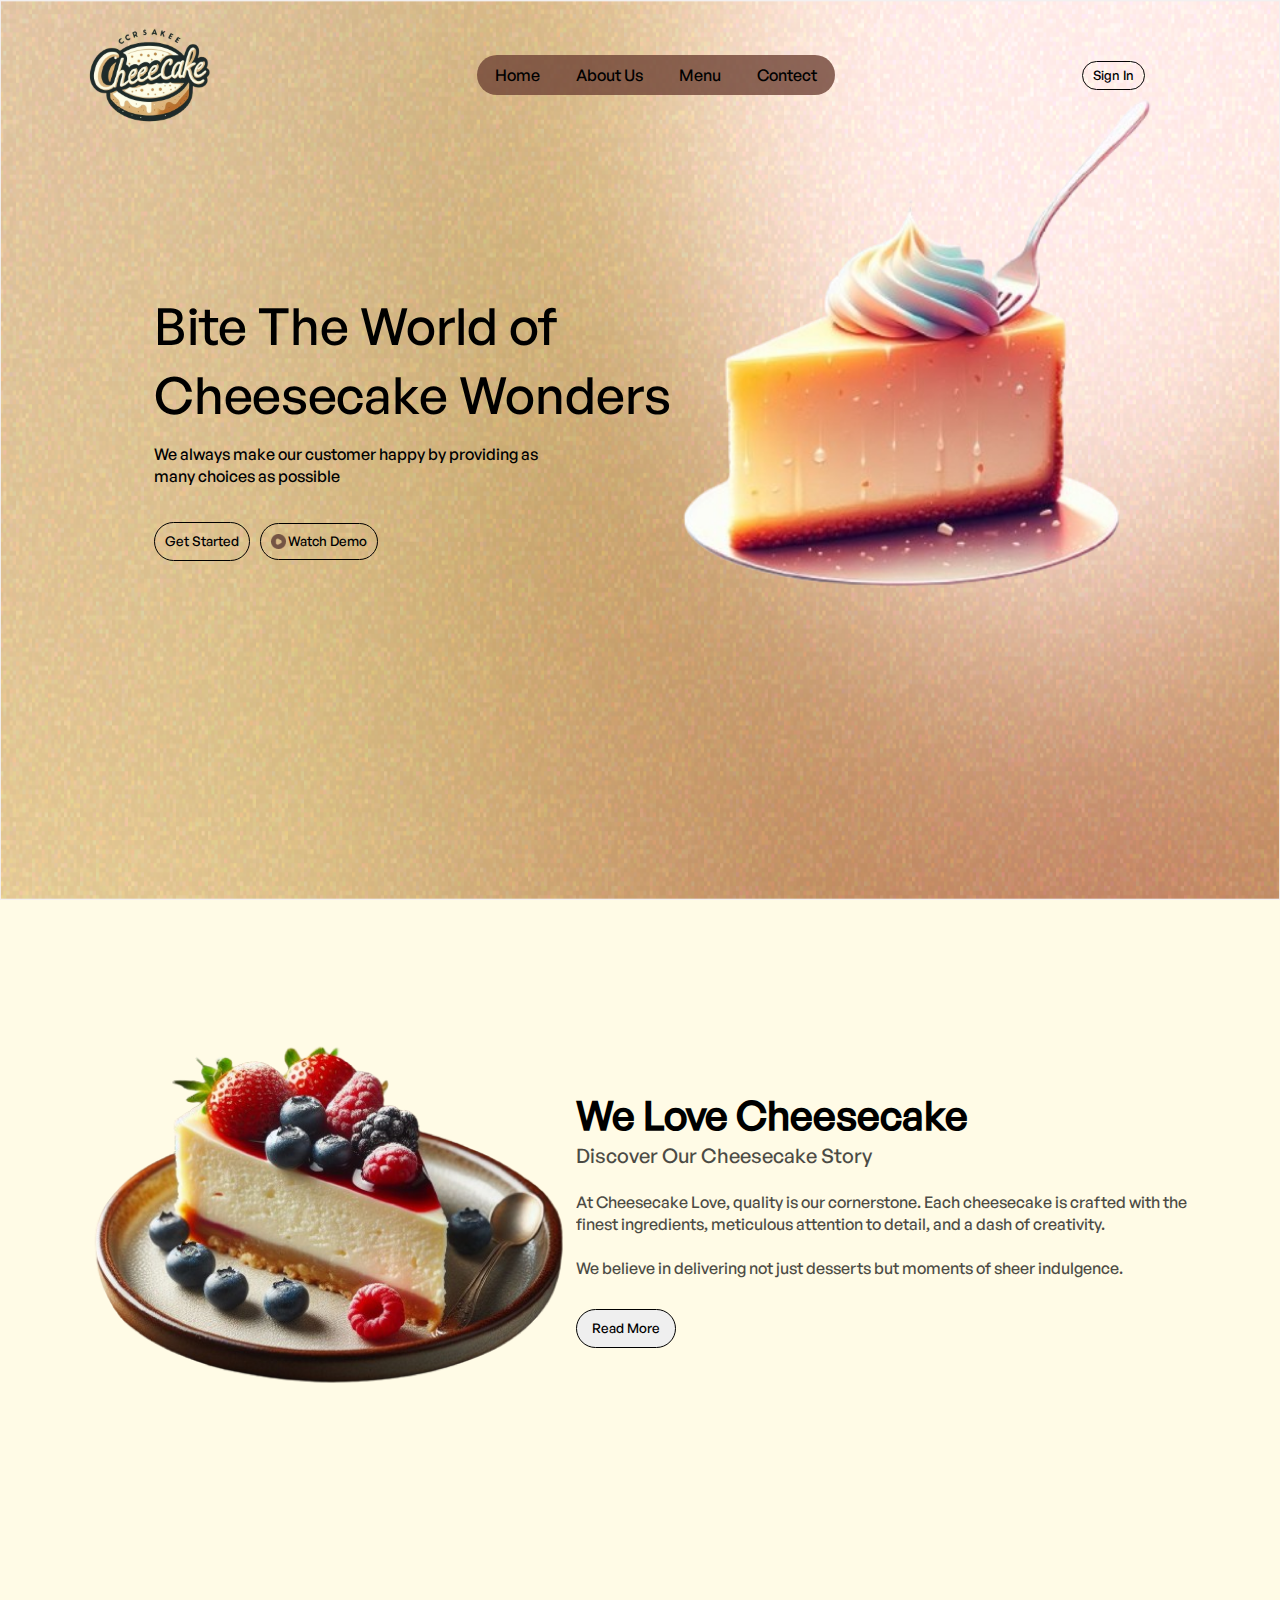
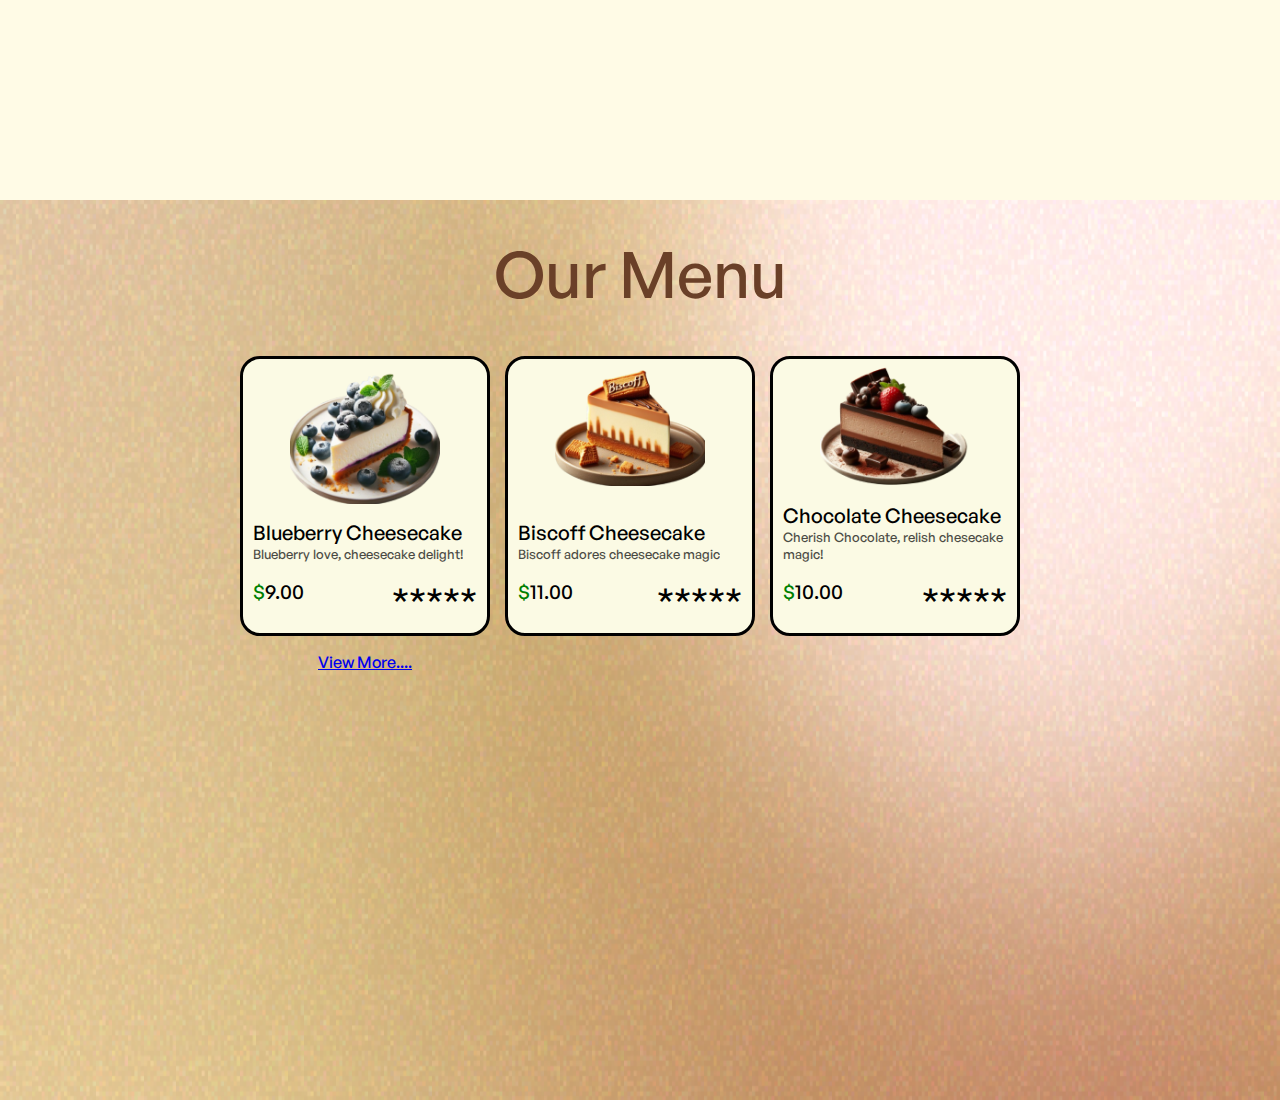
<file: index.html>
<!DOCTYPE html>
<html lang="en">
<head>
    <meta charset="UTF-8">
    <meta name="viewport" content="width=device-width, initial-scale=1.0">
    <title>CheesCake</title>
    <link rel="stylesheet" href="style.css">
    <link rel="icon" href="asset/logo.svg">   
</head>
<body> 
    
     <div class="landpage" id="home">
           
           <div class="nav">
               <img class="logo" src="asset/logo.svg" height="165px" alt="">
               <div class="navitem1">
                   <ul class="navitem">
                       <a href='#home'><li id="li" >Home</li></a>
                       <a href="#about"><li id="li">About Us</li></a>
                       <a href="#manu"><li id="li">Menu</li></a>
                       <a href=""><li id="li">Contect</li></a>
                   </ul>
               </div>
               <img class="menubtn" src="asset/menu.png" alt="">
               <div class="navbtn">Sign In</div>
           </div>
           <div class="mainitem">
               <div class="mainitem-text">
                   <div class="text">
                       Bite The World of <br>Cheesecake Wonders
                   </div>
                   <div class="text2">
                       We always make our customer happy by providing as many choices as possible 
                   </div>
                   <div class="btn">
                       <button>Get Started</button>
                       <button> <img src="asset/Vector.png" height="15px" alt=""> Watch Demo</button>
                   </div>
               </div>
               <div class="cake">
                   <img class="cake_imege" src="asset/cake2.png" alt="">
               </div>
           </div>
    </div>
    
    <div class="about" id="about">
           <div class="aboutitem">
               <div class="aboutimage">
                 <img class="aboutimg" src="asset/Imageabout.png" alt="">  
               </div>
               <div class="aboutinfo">
                   <h2>We Love Cheesecake</h2>
                   <p><span class="secondtext">Discover Our Cheesecake Story</span> <br><br><span class="thirdtext"> At Cheesecake Love, quality is our cornerstone. Each cheesecake is crafted with the finest ingredients, meticulous attention to detail, and a dash of creativity. <br><br>We believe in delivering not just desserts but moments of sheer indulgence.</span></p>
                   <div class="aboutbtn">
                       <button> Read More</button>
                   </div>
               </div>
           </div>
    </div> 

    <div class="manu" id="manu">
        <div class="mentitle">
            <p>Our Menu </p>
        </div>
        <div class="manuitem">
            <div class="card">
                <div class="img">
                    <img src="asset/Blueberry Cheesecake Image.png" width="150px" alt="">
                </div>
                <div class="manutext">
                    <div id="foodname">Blueberry Cheesecake</div>
                    <div id="foodabout">Blueberry love, cheesecake delight!</div>
                    <div class="price">
                        <div id="price"><span>$</span>9.00</div>
                        <div class="star">*****</div>
                    </div>
                </div>
            </div>
            <div class="card">
                <div class="img">
                    <img src="asset/cheesecake2.png" width="150px" alt="">
                </div>
                <div class="manutext">
                    <div id="foodname">Biscoff Cheesecake</div>
                    <div id="foodabout">Biscoff adores cheesecake magic</div>
                    <div class="price">
                        <div id="price"><span>$</span>11.00</div>
                        <div class="star">*****</div>
                    </div>
                </div>
            </div>
            <div class="card" >
                <div class="img">
                    <img src="asset/cheesecake3.png" width="150px" alt="">
                </div>
                <div class="manutext">
                    <div id="foodname">Chocolate Cheesecake</div>
                    <div id="foodabout">Cherish Chocolate, relish chesecake magic!</div>
                    <div class="price">
                        <div id="price"><span>$</span>10.00</div>
                        <div class="star">*****</div>
                    </div>
                </div>
            </div>
            <div class="more1">
                <a href="menu.html">View More....</a>
            </div>
        </div>
        <div class="more2">
            <a href="menu.html">View More....</a>
        </div>
        
    </div>

</body>
<script src="script.js"></script>
</html>
</file>
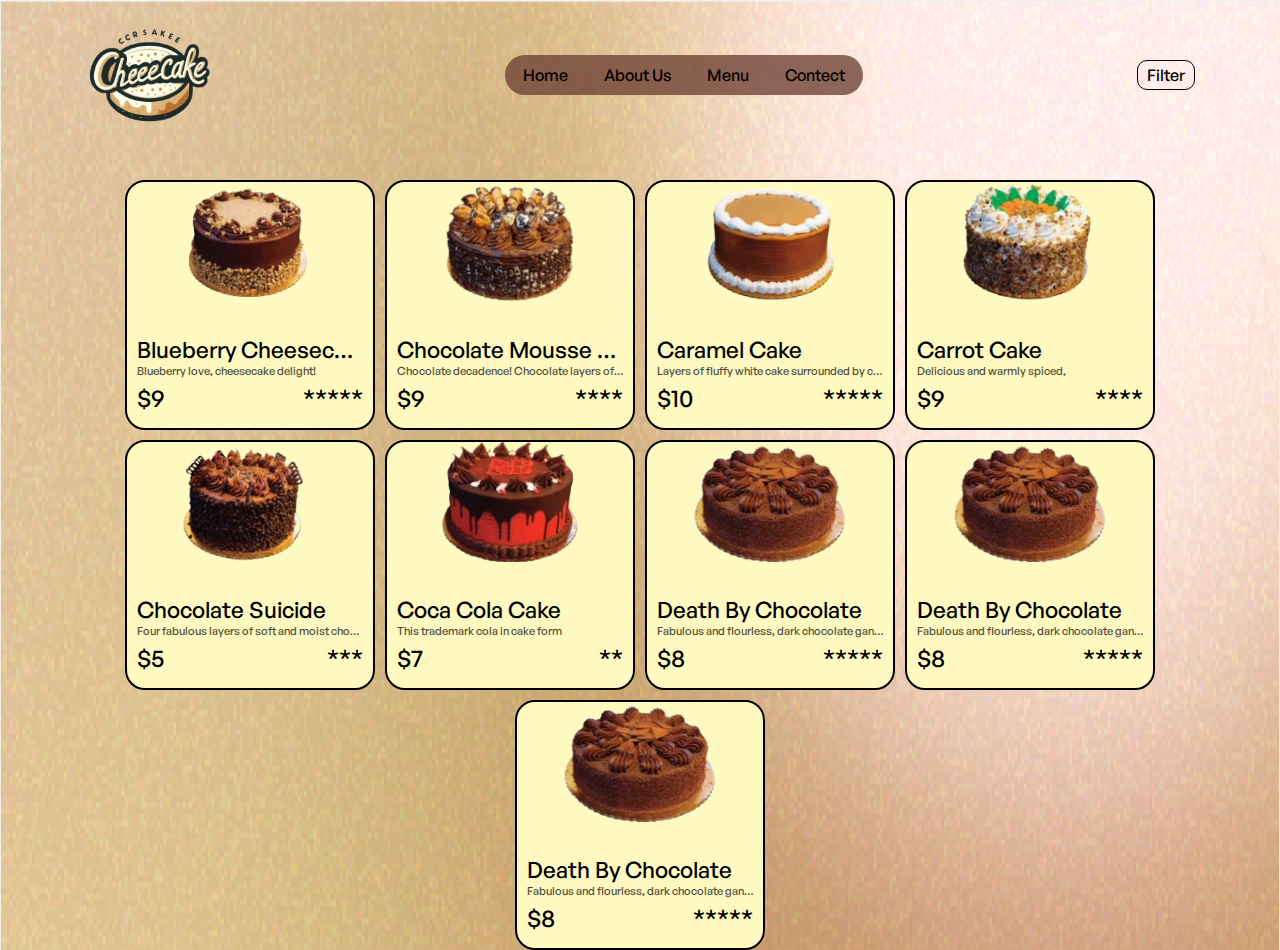
<file: menu.html>
<!DOCTYPE html>
<html lang="en">

<head>
    <meta charset="UTF-8" />
    <meta name="viewport" content="width=device-width, initial-scale=1.0" />
    <title>Menu</title>
    <link rel="stylesheet" href="style.css" />
</head>

<body>
    <div class="container">
        <div class="nav">
            <img class="logo" src="asset/logo.svg" height="165px" alt="" />
            <div class="navitem1">
                <ul class="navitem">
                    <a href="index.html">
                        <li id="li">Home</li>
                    </a>
                    <a href="index.html">
                        <li id="li">About Us</li>
                    </a>
                    <a href="index.html">
                        <li id="li">Menu</li>
                    </a>
                    <a href="index.html">
                        <li id="li">Contect</li>
                    </a>
                </ul>
            </div>
            <img class="menubtn" src="asset/menu.png" alt="" />
            <div class="filterbtn">Filter</div>
        </div>
        <div class="contaiermainitem">
            <div class="containeritem">
                <!-- <div class="menucard">
                    <div class="imege">
                        <img src="cake/cake1.png" alt="" />
                    </div>
                    <div class="manuinfo">
                        <div class="Text">
                            <span id="manuinfo-name">Blueberry Cheesecake</span><br>
                            <span id="maininfo-about">Blueberry love, cheesecake delight!</span>
                        </div>
                        <div class="maininfo-price">
                            <div id="itemprice"><span>$</span>9.00</div>
                            <div class="rating">*****</div>
                        </div>
                    </div>
                </div> -->
            </div>
            <div class="filterbox display_none">
                <div class="filter_rate">
                    <p>STAR</p>
                    <ul>
                        <li class="filter_star">2 Star</li>
                        <li class="filter_star">4 star</li>
                        <li class="filter_star">6 star</li>
                    </ul>
                </div>
                <div class="filter_price">
                    <p>PRICE</p>
                    <ul>
                        <div class="min">
                            <p>MIN</p>
                            <input class="price_min" value="0" min="0" max="10" type="range"/>
                            <span id="price_value">0</span>
                        </div>
                        <div class="max">
                            <p>MAX</p>
                            <input class="price_max" min="0" max="10" value="10" type="range"/>
                            <span id="price_value">10</span>
                        </div>
                    </ul>
                </div>
                <div class="filter_btn">
                    <button>Cancel</button>
                    <button class="apply">Apply</button>
                </div>
            </div>
        </div>
    </div>

    <script src="script.js"></script>
</body>

</html>
</file>
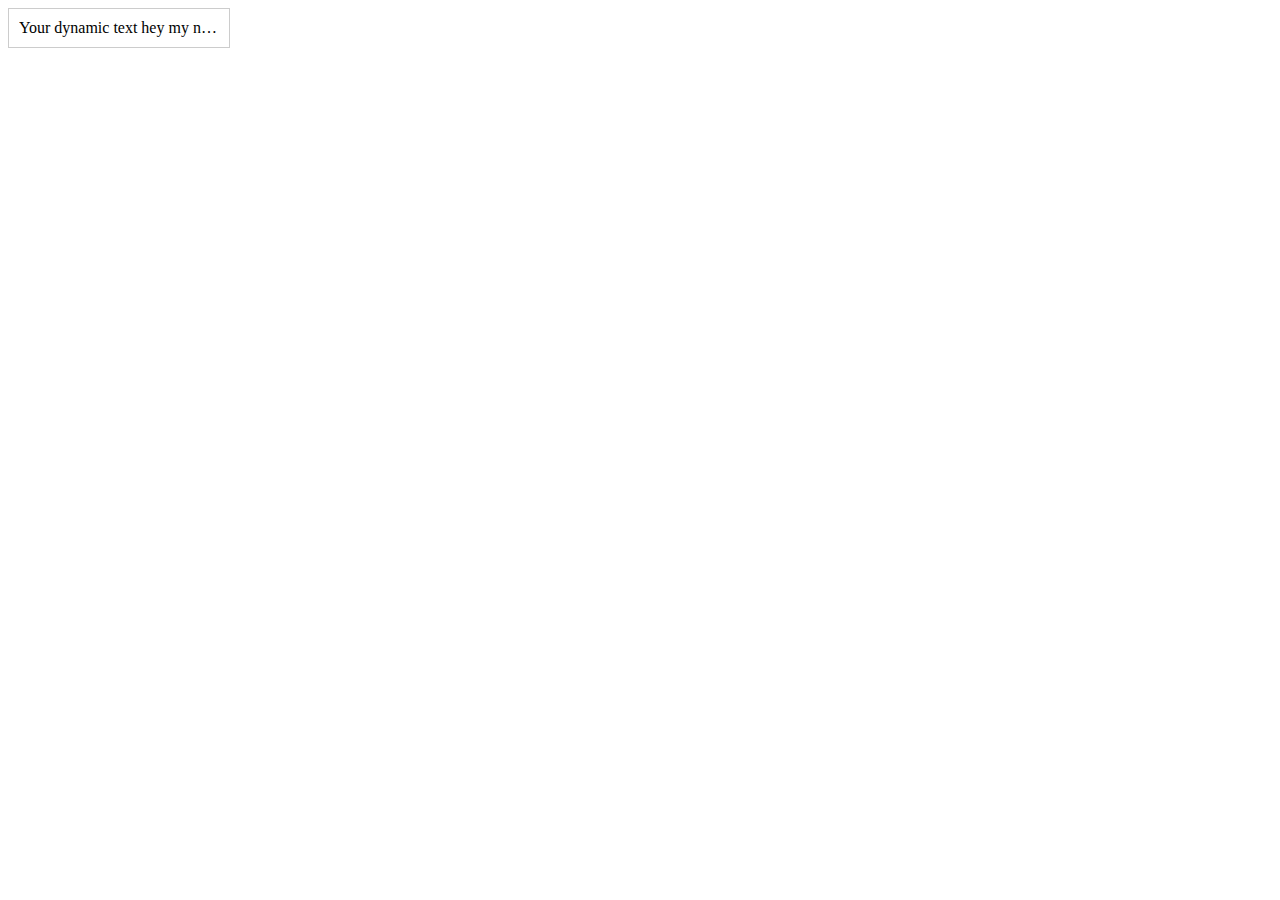
<file: temp.html>
<!DOCTYPE html>
<html lang="en">
<head>
    <meta charset="UTF-8">
    <meta name="viewport" content="width=device-width, initial-scale=1.0">
    <title>Show More Button</title>
    <style>
        .container {
          width: 200px; /* Set the width of your container */
          border: 1px solid #ccc;
          padding: 10px;
        }
      
        .auto-fit-text {
          font-size: 1em; /* Set a base font size */
          overflow: hidden;
          text-overflow: ellipsis; /* Optionally, use ellipsis for text overflow */
          white-space: nowrap; /* Prevent text from wrapping */
        }
      </style>
</head>
<body>
     
      <div class="container">
        <div class="auto-fit-text">Your dynamic text hey my name is aniket  goes here</div>
      </div>
      

</body>
</html>
</file>
<file: style.css>
@font-face {
    font-family: good;
    src: url(asset/GeneralSans-Medium.otf);
}
*{
    font-family: good;
    margin: 0;
    padding: 0;
    box-sizing: border-box;
}
html{
    width: 100%;
    overflow-x: hidden;
}
body{
    width: 100%;
    overflow-x: hidden;
}
.landpage{
    background: url(asset/Background.png);
    width: 100vw;
    min-height: 100vh;
    background-repeat: none;
    background-size: 100% 100%;
    overflow:hidden;
}
.nav a{
    text-decoration: none;
    color: black;
    height: 100%;
    /* width: 100%; */
    display: flex;
    align-items: center;


}
.nav{
    display: flex;
    align-items: center;
    width: min(1150px,100%);
    height: 150px;
    margin: auto;
    position: sticky;
    z-index: 900;
    justify-content: space-between;
}
.navitem{
    display: flex;
    background-color: rgba(111, 68, 54, 0.8);
    height: 40px;
    border-radius: 20px;
    overflow: hidden;
}
#li{
    border-radius: 10px;
    display: flex;
    align-items: center;
    padding: 0 18px;
    height: 40px;
    /* background-color: white; */
}
#li:hover{
    background-color: rgba(207, 201, 201, 0.687);
}
.menubtn{
    height: 30px;
    position: absolute;
    right:9px ;
    top: 30px;
    display: none;
}
.navbtn{
    padding: 5px 10px;
    border-radius: 20px;
    border: 1px solid rgb(5, 4, 4);
    font-size: 13px;
    margin-right: 70px;
}
.navbtn:hover{
    background-color: rgba(111, 68, 54, 0.8);
}

.mainitem{
    /* background-color: yellow; */
    display: flex;
    height: 400px;
    width: min(1053px,76vw);
    margin: 9vh auto;
    position: relative;

}
.mainitem-text{
    /* background-color: #813441; */
    width: 60%;
}
.text{
    font-size: 3.2rem;
    margin-top: 60px;

}
.text2{
    margin-top: 14px;
    max-width: 400px;
}
.cake_imege{
    position: absolute;
    height:628px;
    bottom: 5px;
    right: 216px;
    bottom: 255px;
    transform: translate(50% ,50%);
}
.btn{
    margin-top: 35px;
    margin-bottom: 20px;
     display: flex;
     align-items: center;
     gap: 10px;
    
}
.btn button{
    padding: 10px 10px;
    border-radius: 20px;
    background-color: transparent;
    border: 1px solid black;
    display: flex;
    align-items: center;
}
.btn button:hover{
    background-color: rgba(111, 68, 54, 0.8);
}
.btn :nth-child(2){
    /* background-color: red; */
    padding: 9px 10px;
    gap: 2px;
}



/* about */

.about{
    width: 100%;
    min-height:100vh ;
    background-color:rgba(255, 248, 214, 0.6) ;
}

.aboutitem{
    display: flex;
    justify-content: center;
    align-items: center;
    position: relative;
    width: 90%;
    margin: auto;
}

.aboutimg{
    height: min(500px , 40vw);
}
.secondtext{
    font-size: 20px;
}

.aboutinfo{

}
.aboutinfo p{
    opacity: .7;

}
.aboutinfo h2{
    margin-top: 130px;
    font-size: 40px;
}
.aboutbtn{
    margin-top: 30px;
}
.aboutbtn button{
    padding: 10px 15px;
    border-radius: 20px;
    border: 1px solid black;
}
.aboutbtn button:hover{
    color: white;
    background-color: rgba(106, 64, 40, 1);
}


/* manu section  */

.manu{
    background-image: url(asset/Background3.png);
    background-size: 100% 100%;
    background-repeat: no-repeat;
    min-height: 100vh;
    width: 100%;
    display: flex;
    flex-direction: column;
    align-items: center;
}
.manuitem{
    display: grid ;
    place-items: center;
    width: min(800px,90%);
    height:fit-content ;
    grid-template-columns: repeat(3,250px);
    overflow-x: scroll;
    gap: 15px;
    margin-top: 40px;
    position: relative;
}
.mentitle{
    width: 100%;
    display: flex;
    justify-content: center;
    align-items: center;
    margin-top: 30px;
    font-size: min(10vw,64px);
    font-family: 'Inika', serif;
    color: rgba(106, 64, 40, 1); 

}
.card{
    width: 250px;
    min-height: 280px;
    border-radius: 20px;
    overflow: hidden;
    background-color: rgb(251, 250, 228);
    border: 3px solid black;
    position:relative;
}
.img{
    display: flex;
    justify-content: center;
    align-items: center;
}
.manutext{
    padding: 10px;
    margin-top: 10px;
    position: absolute;
    bottom: 0;
        width: 100%;
}
#foodname{
    font-size: 20px;
}
#foodabout{
    font-size: 13px;
    opacity: .7;
}
.price{
    display: flex;
    justify-content: space-between;
    padding: 15px 0 0 0;
}
#price{
    font-size: 20px;
}
#price span{
    color: green;
}
.star{
    font-size: 34px;
}
.more{
    width: fit-content;
    cursor: pointer;
}

.more2{
    display: none;
    cursor: pointer;
    text-decoration: none;
    color: black;
    
} 
.more1{
    display: block;
    text-decoration: none;
    color: black;
    
}
@media (max-width:1120px) {

    .nav{
        /* max-width: 95%; */
        /* background-color: red; */
    }
    .mainitem{
        width: 90%;
    }
    .cake_imege{
        height: 466px;
        right: 18vw;
    }
    .text{
        font-size: 2.4rem;
    }
}
@media (max-width:830px) {
    .aboutinfo h2{
        font-size: 30px;
    }
    .aboutinfo p{
        font-size: 12px;
    }
}

@media (max-width:700px) {

    .filterbox{
        position: absolute;
        height: 70vh;
        z-index: 1000;
        background-color: rgb(240, 229, 229);
    }

    .menubtn{
        display: block;
        z-index: 999;
    }    
    .navbtn{
        position: absolute;
        right: 0px;
        top: 29px;
    }
    .nav{
       height: 90px;
    }
    .navitem{
        position: absolute;
        width: 100%;
        border-radius: 0;
        top: 0;
        height: 80vh;
        display: grid;
        place-content: center;
        gap: 20px;
        font-size: 20px;
        grid-template-rows: repeat(4 , 40px);
        transform:translateY(-100%);
        transition: all ease .3s;
    }
    .nav ul li{
        width: 100vw;
        justify-content: center;
        height: 45px;
        /* background-color: red; */
    }
    .nav a{
        width: 100%;
        height: fit-content;
    }
    .logo{
        position: absolute;
        z-index: 999;
        height: 107px;
        left:10px ;
        top: -10px;
    }
    .erase{
        transform: translateY(0);
    }
    .mainitem{
        /* margin: 0 0; */
        width: 100%;
        height: fit-content;
        display: flex;
        flex-direction: column-reverse;
        align-items: center;
        margin: 0 0;
        position: absolute;
        top: 0;
        /* justify-content: center; */
    }
    .mainitem-text{
        width: 100%;
        display: flex;
        align-items: center;
        flex-direction: column;
        
    }
    .cake_imege{
        /* top: -20vh; */
        transform: translate(0 , 0);
        /* left: 50%; */
        position: inherit;
        height: min(120vw,54vh);

    }
    .logo{
        left: -2px;
    }

    .text{
        /* margin-top: min(278px ,70vw); */
        font-size: min(38px , 7vw);
        width: 100%;
        display: flex;
        justify-content: center;
        margin-top: 0;

    }
    .text2{
        font-size: 14px;
        width: 70%;
        opacity: .7;
    }

    /* about */

    .aboutitem{
        flex-direction: column;
        margin: 0;
        width: 100%;
    }
    .aboutinfo{
        width: 90%;
    }
    .aboutinfo h2{
        margin-top: 10px;
    }
    .aboutimg{
        height: 60vw;
    }
    .aboutinfo h2{
        font-size: 8vw;
        margin-left: 3vw;
    }
    
    .aboutinfo p{
        margin-left: 2vw;
    }
    .secondtext{
        font-size: 5vw;
    }
    .aboutbtn{
        display: flex;
        justify-content: center;
    }

    /* manu */
    .card{
        width: 250px;
        min-height: 280px;
    }
    #foodname{
        font-size: 20px;
    }
    #foodabout{
        font-size:11px;
    }
    .filterbtn{
        position: absolute;
    }
    .containeritem{
        margin-top: 0;
    }


}
@media (max-width: 700px) {
    .containeritem {
      margin-top: 0;
    }
  }
@media (max-width:530px) {
    .more1{
      display: none;
    } 
    .more2{
        display: block;
    }
     
}


/*  more menu  */
.container{
    width: 100%;
    min-height: 100vh;
    background-image: url(asset/Background.png);
    background-size: max(1200px,100%) max(1200px ,100%);
    background-repeat: no-repeat;
    /* align-items: center */
    

}
.containeritem{
    width: 100%;
    margin: auto;
    margin-top: 30px;
    display: flex;
    flex-wrap: wrap;
    justify-content: center;
    gap: 10px;
}
.menucard{
    border: 2px solid black;
    height: 250px;
    width: 250px; 
    display: flex;
    flex-direction: column;
    align-items: center;
    background-color: rgb(254, 249, 192);
    border-radius: 20px;
    overflow: hidden;
    position: relative;
}
.manuinfo{
    padding: 0 10px;
    width: 100%;
    position: absolute;
    bottom: 14px;
}
#manuinfo-name{
    font-size: 1.4rem;
    white-space: nowrap;
    text-overflow: ellipsis;
    overflow: hidden;
}
#manuinfo-name:hover{
    white-space: normal;
    /* background-color: red; */
}
#maininfo-about{
    font-size: .7rem;
    opacity: .7 ;
    white-space: nowrap;
    text-overflow: ellipsis;
    overflow: hidden;
}

#maininfo-about:hover{
    white-space: normal;
}
.maininfo-price{
    display: flex;
    justify-content: space-between;
    align-items: center;
    /* padding: 0 30px; */
    font-size: 24px;
    padding-top: 3px;
}

.filterbtn{
    right: 40px;
    top: 30px;
    border: 1px solid black;
    padding: 3px 9px;
    border-radius: 10px;
    margin-right: 20px;
    cursor: pointer;
}
.filterbtn:hover{
    background-color: rgba(106, 64, 40, 1);
    color: white;
}
.rating{
    display: flex;
    align-items: center;
    justify-content: center;
    /* flex-direction: column; */
}
.imege img{
    height: 120px;
}
.Text{
    width: 100%;
    max-height: 50px;
    overflow: scroll;
    display: flex;
    flex-direction: column;

}
.Text:hover{
    max-height: fit-content;
}
.contaiermainitem{
    display: flex;
    max-width: min(100%,1390px);
    margin: auto;
    /* background-color: red; */
}
.filterbox{
    /* height: 400px; */
    width: 300px;
    background-color: rgb(240, 229, 229);
    /* position: absolute; */
    right: 0;
    top: 90px;
    color: rgb(3, 3, 3);
    z-index: 999;
    border-radius: 20px;
    overflow: hidden;
    /* display: none; */
    /* transform: translateX(100%); */

}
.filter_rate{
    display: flex;
    flex-direction: column;
    align-items: center;
    gap: 20px;
    /* margin-top: 20px; */
    padding: 20px 0;
}
.filter_rate ul{
    display: flex;
    gap: 10px;
    list-style: none;
    font-size: 20px;
}
.filter_star{
    border: 1px solid black;
    padding: 2px 4px;
    border-radius: 20px;

}
.filter_price{
    display: flex;
    flex-direction: column;
    align-items: center;
    gap: 10px;
    /* margin-top: 30px; */
    border: 1px solid rgb(247, 255, 198);
    background-color: #fbffe496;
}
.min ,.max{
    display: flex;
    width: 100%;
    justify-content: space-between;
}
#price_value{
    /* background-color: red;
    width: 50px; */ 
}

.display_none{
    display: none;
}
.filter_btn{
    margin-top: 50px;
    display: flex;
    justify-content: space-between;
}
.filter_btn button{
    padding: 2px 6px;
    border-radius: 20px;
    height: 30px;

}
</file>
